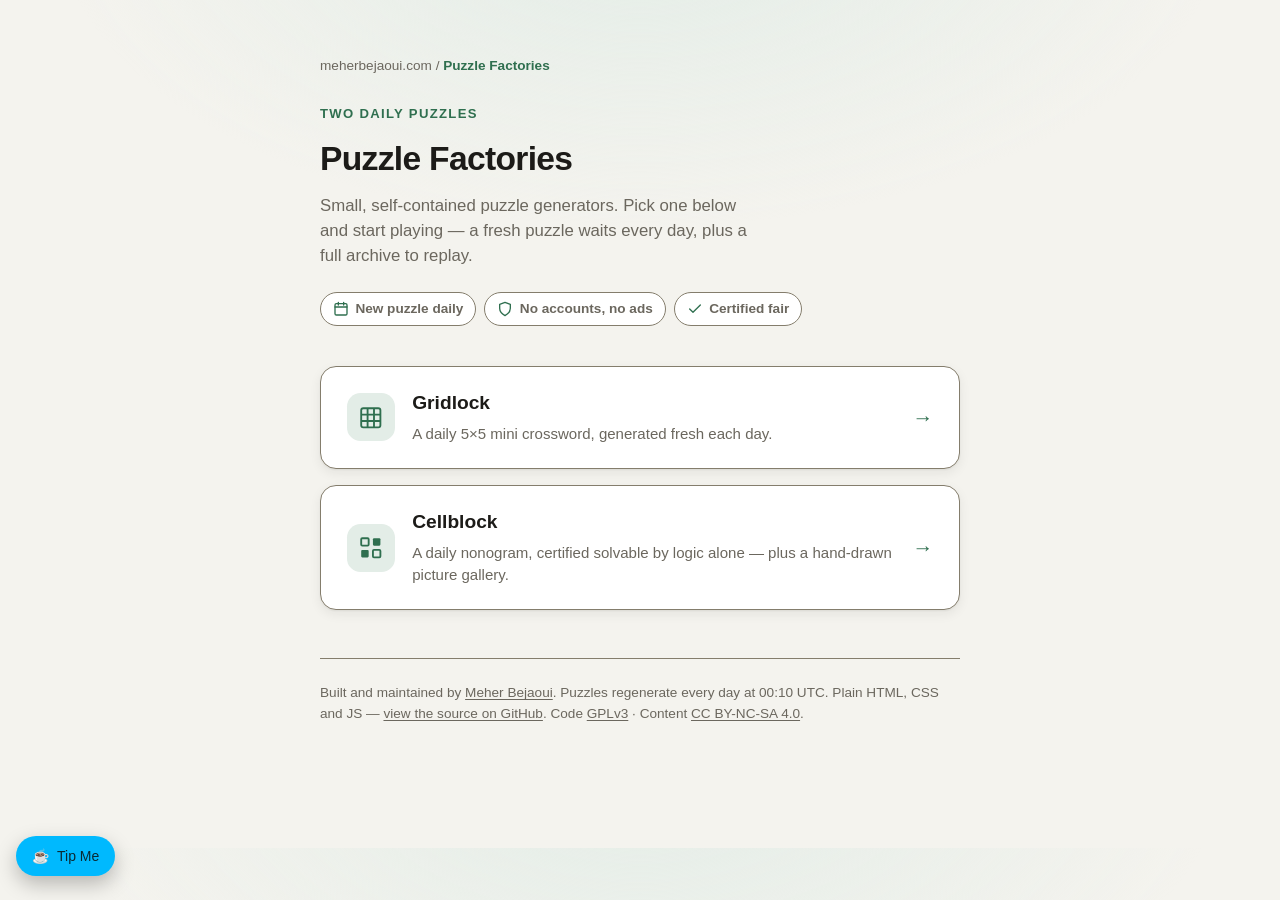
<file: index.html>
<!doctype html>
<html lang="en">
<head>
<meta charset="utf-8">
<meta name="viewport" content="width=device-width, initial-scale=1">
<meta name="description" content="Two small daily-puzzle generators — a mini crossword and a nonogram — with certified-fair archives. No accounts, no ads.">
<meta name="referrer" content="strict-origin-when-cross-origin">
<meta http-equiv="Content-Security-Policy" content="default-src 'none'; script-src 'self' 'unsafe-inline' https://ko-fi.com https://*.ko-fi.com; style-src 'self' 'unsafe-inline' https://ko-fi.com https://*.ko-fi.com; font-src https://ko-fi.com https://*.ko-fi.com; img-src 'self' data: https://ko-fi.com https://*.ko-fi.com; frame-src https://ko-fi.com https://*.ko-fi.com; connect-src https://ko-fi.com https://*.ko-fi.com; base-uri 'none'; form-action 'none';">
<title>Puzzle Factories</title>
<style>
  :root {
    color-scheme: light dark;
    --bg: #f4f3ee;
    --surface: #ffffff;
    --border: #847d6c;
    --text: #1c1b18;
    --text-muted: #6b675e;
    --accent: #2f6f4f;
    --accent-soft: #e3ede7;
    --accent-contrast: #ffffff;
    --focus: #1a5c3a;
    --shadow: 0 1px 2px rgba(28, 27, 24, 0.06), 0 4px 12px rgba(28, 27, 24, 0.07);
    --shadow-hover: 0 2px 4px rgba(28, 27, 24, 0.08), 0 10px 24px rgba(28, 27, 24, 0.1);
  }

  @media (prefers-color-scheme: dark) {
    :root {
      --bg: #17181a;
      --surface: #201f22;
      --border: #777265;
      --text: #f4f3ef;
      --text-muted: #b7b3a8;
      --accent: #7fd4a6;
      --accent-soft: #1e3129;
      --accent-contrast: #08130d;
      --focus: #8fe0b3;
      --shadow: 0 1px 2px rgba(0, 0, 0, 0.4), 0 4px 16px rgba(0, 0, 0, 0.35);
      --shadow-hover: 0 2px 6px rgba(0, 0, 0, 0.45), 0 14px 32px rgba(0, 0, 0, 0.4);
    }
  }

  * {
    box-sizing: border-box;
  }

  body {
    font-family: -apple-system, BlinkMacSystemFont, "Segoe UI", Roboto, Helvetica, Arial,
      sans-serif;
    line-height: 1.5;
    max-width: 680px;
    margin: 0 auto;
    padding: 3.5rem 1.25rem 3rem;
    color: var(--text);
    background:
      radial-gradient(ellipse 900px 480px at 50% -10%, var(--accent-soft), transparent 65%),
      var(--bg);
  }

  :focus-visible {
    outline: 3px solid var(--focus);
    outline-offset: 2px;
    border-radius: 2px;
  }

  .eyebrow {
    display: block;
    color: var(--accent);
    font-size: 0.82rem;
    font-weight: 700;
    text-transform: uppercase;
    letter-spacing: 0.1em;
    margin-bottom: 0.6rem;
  }

  h1 {
    font-size: 2.1rem;
    font-weight: 800;
    letter-spacing: -0.02em;
    margin: 0 0 0.55rem;
  }

  p.lede {
    color: var(--text-muted);
    margin-top: 0;
    margin-bottom: 1.5rem;
    font-size: 1.05rem;
    max-width: 46ch;
  }

  .features {
    display: flex;
    flex-wrap: wrap;
    gap: 0.5rem;
    list-style: none;
    padding: 0;
    margin: 0 0 2.5rem;
  }

  .features li {
    display: inline-flex;
    align-items: center;
    gap: 0.4rem;
    padding: 0.35rem 0.75rem;
    border-radius: 999px;
    background: var(--surface);
    border: 1px solid var(--border);
    color: var(--text-muted);
    font-size: 0.85rem;
    font-weight: 600;
  }

  .features svg {
    width: 1rem;
    height: 1rem;
    color: var(--accent);
    flex: 0 0 auto;
  }

  .cards {
    display: grid;
    gap: 1rem;
  }

  a.card {
    display: flex;
    align-items: center;
    gap: 1.1rem;
    padding: 1.4rem 1.6rem;
    border: 1px solid var(--border);
    border-radius: 1rem;
    text-decoration: none;
    color: inherit;
    background: var(--surface);
    box-shadow: var(--shadow);
    transition: border-color 0.15s ease, transform 0.15s ease, box-shadow 0.15s ease;
  }

  a.card:hover {
    border-color: var(--accent);
    transform: translateY(-2px);
    box-shadow: var(--shadow-hover);
  }

  a.card:hover .card-arrow {
    transform: translateX(3px);
  }

  @media (prefers-reduced-motion: reduce) {
    a.card,
    .card-arrow {
      transition: none;
    }

    a.card:hover {
      transform: none;
    }
  }

  .card-icon {
    flex: 0 0 auto;
    width: 3rem;
    height: 3rem;
    display: flex;
    align-items: center;
    justify-content: center;
    border-radius: 0.85rem;
    background: var(--accent-soft);
    color: var(--accent);
  }

  .card-icon svg {
    width: 1.6rem;
    height: 1.6rem;
  }

  a.card .card-body {
    flex: 1 1 auto;
    min-width: 0;
  }

  a.card h2 {
    margin: 0 0 0.3rem;
    font-size: 1.2rem;
    font-weight: 700;
    color: var(--text);
  }

  a.card p {
    margin: 0;
    font-size: 0.94rem;
    color: var(--text-muted);
  }

  .card-arrow {
    flex: 0 0 auto;
    color: var(--accent);
    font-size: 1.3rem;
    transition: transform 0.15s ease;
  }

  footer {
    margin-top: 3rem;
    padding-top: 1.5rem;
    border-top: 1px solid var(--border);
    color: var(--text-muted);
    font-size: 0.85rem;
  }

  footer a {
    color: var(--text-muted);
    text-decoration: underline;
    text-underline-offset: 2px;
  }

  footer a:hover {
    color: var(--accent);
  }

  .pf-crumbs {
    font-size: 0.85rem;
    margin-bottom: 1.75rem;
    color: var(--text-muted);
  }

  .pf-crumbs a {
    color: var(--text-muted);
    text-decoration: none;
    padding: 0.2rem 0.3rem;
    margin: -0.2rem -0.3rem;
    border-radius: 0.3rem;
  }

  .pf-crumbs a:hover {
    text-decoration: underline;
  }

  .pf-crumbs a.current {
    color: var(--accent);
    font-weight: 600;
  }
</style>
</head>
<body>
<nav class="pf-crumbs" aria-label="Breadcrumb">
  <a href="https://www.meherbejaoui.com/">meherbejaoui.com</a>
  <span aria-hidden="true">/</span>
  <a href="./" class="current">Puzzle Factories</a>
</nav>
<span class="eyebrow">Two daily puzzles</span>
<h1>Puzzle Factories</h1>
<p class="lede">Small, self-contained puzzle generators. Pick one below and start playing &mdash; a fresh puzzle waits every day, plus a full archive to replay.</p>
<ul class="features">
  <li>
    <svg viewBox="0 0 24 24" fill="none" stroke="currentColor" stroke-width="2" stroke-linecap="round" stroke-linejoin="round" aria-hidden="true">
      <rect x="3" y="4" width="18" height="17" rx="2"></rect>
      <path d="M3 9h18M8 2v4M16 2v4"></path>
    </svg>
    New puzzle daily
  </li>
  <li>
    <svg viewBox="0 0 24 24" fill="none" stroke="currentColor" stroke-width="2" stroke-linecap="round" stroke-linejoin="round" aria-hidden="true">
      <path d="M12 2 4 5v6c0 5 3.4 8.5 8 11 4.6-2.5 8-6 8-11V5z"></path>
    </svg>
    No accounts, no ads
  </li>
  <li>
    <svg viewBox="0 0 24 24" fill="none" stroke="currentColor" stroke-width="2" stroke-linecap="round" stroke-linejoin="round" aria-hidden="true">
      <path d="M20 6 9 17l-5-5"></path>
    </svg>
    Certified fair
  </li>
</ul>
<div class="cards">
  <a class="card" href="gridlock/">
    <span class="card-icon">
      <svg viewBox="0 0 24 24" fill="none" stroke="currentColor" stroke-width="1.75" aria-hidden="true">
        <rect x="3" y="3" width="18" height="18" rx="2"></rect>
        <path d="M3 9h18M3 15h18M9 3v18M15 3v18"></path>
      </svg>
    </span>
    <span class="card-body">
      <h2>Gridlock</h2>
      <p>A daily 5&times;5 mini crossword, generated fresh each day.</p>
    </span>
    <span class="card-arrow" aria-hidden="true">&rarr;</span>
  </a>
  <a class="card" href="cellblock/">
    <span class="card-icon">
      <svg viewBox="0 0 24 24" fill="none" stroke="currentColor" stroke-width="1.75" aria-hidden="true">
        <rect x="3" y="3" width="7" height="7" rx="1"></rect>
        <rect x="14" y="3" width="7" height="7" rx="1" fill="currentColor" stroke="none"></rect>
        <rect x="3" y="14" width="7" height="7" rx="1" fill="currentColor" stroke="none"></rect>
        <rect x="14" y="14" width="7" height="7" rx="1"></rect>
      </svg>
    </span>
    <span class="card-body">
      <h2>Cellblock</h2>
      <p>A daily nonogram, certified solvable by logic alone &mdash; plus a hand-drawn picture gallery.</p>
    </span>
    <span class="card-arrow" aria-hidden="true">&rarr;</span>
  </a>
</div>
<footer>
  Built and maintained by <a href="https://www.meherbejaoui.com/">Meher Bejaoui</a>.
  Puzzles regenerate every day at 00:10 UTC. Plain HTML, CSS and JS &mdash;
  <a href="https://github.com/meherbejaoui/puzzlefactory">view the source on GitHub</a>.
  Code <a href="LICENSE">GPLv3</a> &middot; Content <a href="LICENSE-CONTENT.md">CC BY-NC-SA 4.0</a>.
</footer>
<script>
(function () {
  // Click-to-load "Tip Me" Ko-fi button, matching the one on meherbejaoui.com
  // and its other sub-sites. Nothing from Ko-fi loads until this placeholder
  // is clicked -- it is ours, costs nothing, and sets no cookie. On click it
  // injects Ko-fi's real overlay-widget.js and calls kofiWidgetOverlay.draw(),
  // which renders Ko-fi's own floating button in roughly the same spot; this
  // placeholder then removes itself.
  var KOFI_RESERVED_HEIGHT = 76;

  function init() {
    var btn = document.createElement("button");
    btn.type = "button";
    btn.id = "kofi-float-trigger";
    btn.setAttribute("aria-label", "Support me on Ko-fi");
    btn.style.position = "fixed";
    btn.style.left = "16px";
    btn.style.bottom = "24px";
    btn.style.zIndex = "40";
    btn.style.display = "flex";
    btn.style.alignItems = "center";
    btn.style.gap = "8px";
    btn.style.borderRadius = "999px";
    btn.style.border = "none";
    btn.style.padding = "12px 16px";
    btn.style.fontFamily = "-apple-system, BlinkMacSystemFont, 'Segoe UI', Roboto, Helvetica, Arial, sans-serif";
    btn.style.fontSize = "14px";
    btn.style.fontWeight = "500";
    // Dark navy on the #00b9fe brand blue: ~6.7:1 contrast, passes WCAG AA.
    btn.style.color = "#0a2a33";
    btn.style.background = "#00b9fe";
    btn.style.boxShadow = "0 8px 20px rgba(0,0,0,.25)";
    btn.style.cursor = "pointer";

    var icon = document.createElement("span");
    icon.setAttribute("aria-hidden", "true");
    icon.textContent = "☕";
    var label = document.createElement("span");
    label.textContent = "Tip Me";
    btn.appendChild(icon);
    btn.appendChild(label);

    var spacer = document.createElement("div");
    spacer.setAttribute("aria-hidden", "true");
    spacer.style.height = KOFI_RESERVED_HEIGHT + "px";

    var loading = false;
    btn.addEventListener("click", function () {
      if (loading) return;
      loading = true;
      btn.disabled = true;
      btn.style.cursor = "wait";

      var script = document.createElement("script");
      script.src = "https://storage.ko-fi.com/cdn/scripts/overlay-widget.js";
      script.referrerPolicy = "strict-origin-when-cross-origin";
      script.onload = function () {
        var overlay = window.kofiWidgetOverlay;
        var drew = false;
        if (overlay && typeof overlay.draw === "function") {
          try {
            overlay.draw("meherbejaoui", {
              type: "floating-chat",
              "floating-chat.donateButton.text": "Tip Me",
              "floating-chat.donateButton.background-color": "#00b9fe",
              "floating-chat.donateButton.text-color": "#fff"
            });
            drew = true;
          } catch (err) {
            drew = false;
          }
        }
        if (drew) {
          btn.remove();
        } else {
          // Ko-fi's script loaded but never exposed a usable overlay API
          // (e.g. an ad/tracker blocker stripped or stubbed it out), or
          // draw() itself threw. Leave the trigger clickable instead of
          // getting stuck disabled or silently vanishing.
          loading = false;
          btn.disabled = false;
          btn.style.cursor = "pointer";
        }
        script.remove();
      };
      script.onerror = function () {
        loading = false;
        btn.disabled = false;
        btn.style.cursor = "pointer";
        script.remove();
      };
      document.body.appendChild(script);
    });

    document.body.appendChild(btn);
    document.body.appendChild(spacer);
  }

  if (document.readyState === "loading") {
    document.addEventListener("DOMContentLoaded", init);
  } else {
    init();
  }
})();
</script>
</body>
</html>
</file>
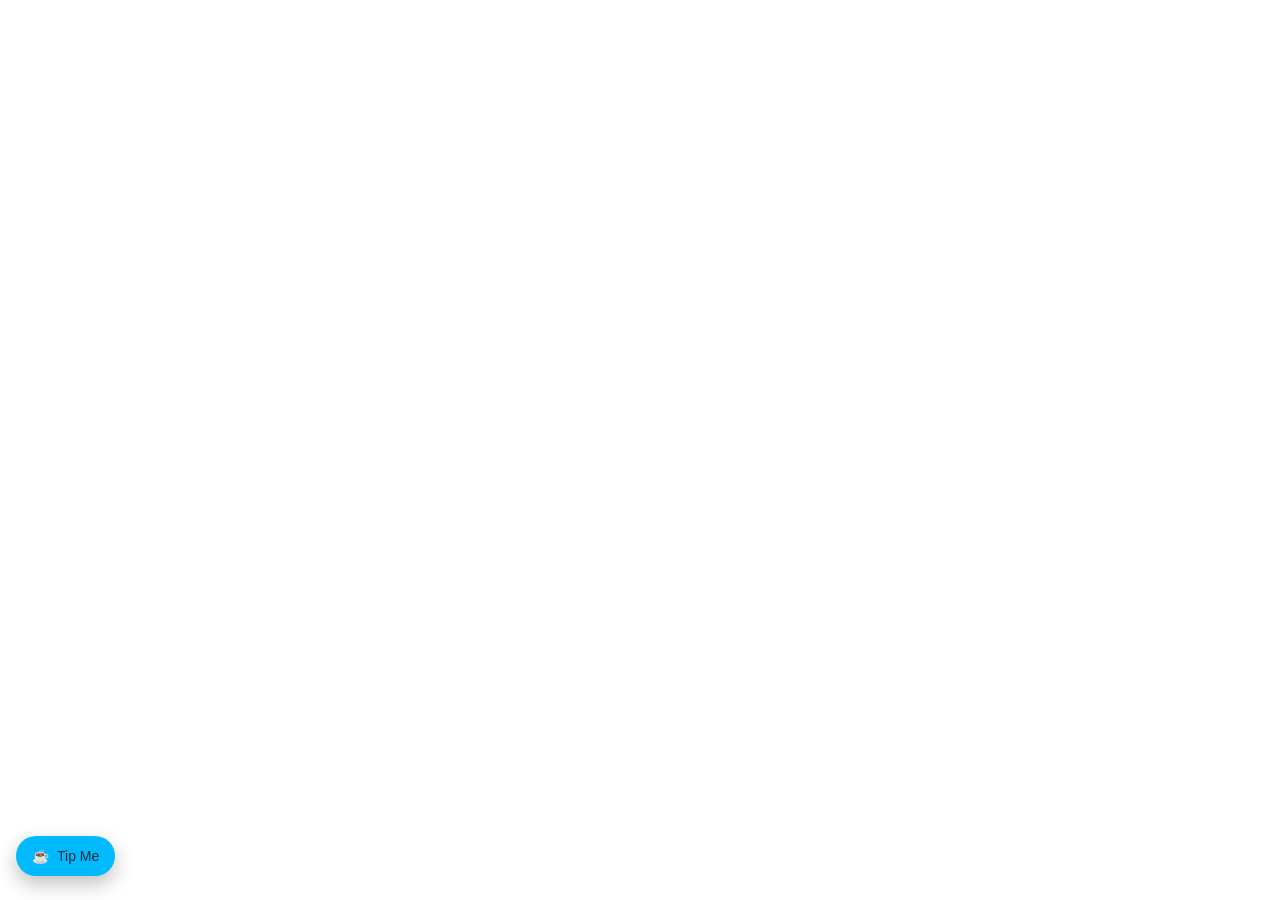
<file: cellblock/web/page.html>
<!doctype html>
<html lang="en">
<head>
<meta charset="utf-8">
<meta name="viewport" content="width=device-width, initial-scale=1">
<meta name="referrer" content="strict-origin-when-cross-origin">
<meta http-equiv="Content-Security-Policy" content="default-src 'none'; script-src 'self' 'unsafe-inline' https://ko-fi.com https://*.ko-fi.com; style-src 'self' 'unsafe-inline' https://ko-fi.com https://*.ko-fi.com; font-src https://ko-fi.com https://*.ko-fi.com; img-src 'self' data: https://ko-fi.com https://*.ko-fi.com; frame-src https://ko-fi.com https://*.ko-fi.com; connect-src https://ko-fi.com https://*.ko-fi.com; base-uri 'none'; form-action 'none';">
<title>%%TITLE%%</title>
<style>
%%CSS%%
</style>
</head>
<body>
<div id="cellblock-root"></div>
<script type="application/json" id="cellblock-puzzle-data">
%%PUZZLE_JSON%%
</script>
<script type="module">
%%CORE_JS%%
%%UI_JS%%
const puzzleData = JSON.parse(document.getElementById("cellblock-puzzle-data").textContent);
mountPlayer(document.getElementById("cellblock-root"), puzzleData);
</script>
<script>
(function () {
  // Click-to-load "Tip Me" Ko-fi button, matching the one on meherbejaoui.com
  // and its other sub-sites. Nothing from Ko-fi loads until this placeholder
  // is clicked -- it is ours, costs nothing, and sets no cookie. On click it
  // injects Ko-fi's real overlay-widget.js and calls kofiWidgetOverlay.draw(),
  // which renders Ko-fi's own floating button in roughly the same spot; this
  // placeholder then removes itself.
  var KOFI_RESERVED_HEIGHT = 76;

  function init() {
    var btn = document.createElement("button");
    btn.type = "button";
    btn.id = "kofi-float-trigger";
    btn.setAttribute("aria-label", "Support me on Ko-fi");
    btn.style.position = "fixed";
    btn.style.left = "16px";
    btn.style.bottom = "24px";
    btn.style.zIndex = "40";
    btn.style.display = "flex";
    btn.style.alignItems = "center";
    btn.style.gap = "8px";
    btn.style.borderRadius = "999px";
    btn.style.border = "none";
    btn.style.padding = "12px 16px";
    btn.style.fontFamily = "-apple-system, BlinkMacSystemFont, 'Segoe UI', Roboto, Helvetica, Arial, sans-serif";
    btn.style.fontSize = "14px";
    btn.style.fontWeight = "500";
    // Dark navy on the #00b9fe brand blue: ~6.7:1 contrast, passes WCAG AA.
    btn.style.color = "#0a2a33";
    btn.style.background = "#00b9fe";
    btn.style.boxShadow = "0 8px 20px rgba(0,0,0,.25)";
    btn.style.cursor = "pointer";

    var icon = document.createElement("span");
    icon.setAttribute("aria-hidden", "true");
    icon.textContent = "☕";
    var label = document.createElement("span");
    label.textContent = "Tip Me";
    btn.appendChild(icon);
    btn.appendChild(label);

    var spacer = document.createElement("div");
    spacer.setAttribute("aria-hidden", "true");
    spacer.style.height = KOFI_RESERVED_HEIGHT + "px";

    var loading = false;
    btn.addEventListener("click", function () {
      if (loading) return;
      loading = true;
      btn.disabled = true;
      btn.style.cursor = "wait";

      var script = document.createElement("script");
      script.src = "https://storage.ko-fi.com/cdn/scripts/overlay-widget.js";
      script.referrerPolicy = "strict-origin-when-cross-origin";
      script.onload = function () {
        var overlay = window.kofiWidgetOverlay;
        var drew = false;
        if (overlay && typeof overlay.draw === "function") {
          try {
            overlay.draw("meherbejaoui", {
              type: "floating-chat",
              "floating-chat.donateButton.text": "Tip Me",
              "floating-chat.donateButton.background-color": "#00b9fe",
              "floating-chat.donateButton.text-color": "#fff"
            });
            drew = true;
          } catch (err) {
            drew = false;
          }
        }
        if (drew) {
          btn.remove();
        } else {
          // Ko-fi's script loaded but never exposed a usable overlay API
          // (e.g. an ad/tracker blocker stripped or stubbed it out), or
          // draw() itself threw. Leave the trigger clickable instead of
          // getting stuck disabled or silently vanishing.
          loading = false;
          btn.disabled = false;
          btn.style.cursor = "pointer";
        }
        script.remove();
      };
      script.onerror = function () {
        loading = false;
        btn.disabled = false;
        btn.style.cursor = "pointer";
        script.remove();
      };
      document.body.appendChild(script);
    });

    document.body.appendChild(btn);
    document.body.appendChild(spacer);
  }

  if (document.readyState === "loading") {
    document.addEventListener("DOMContentLoaded", init);
  } else {
    init();
  }
})();
</script>
</body>
</html>
</file>
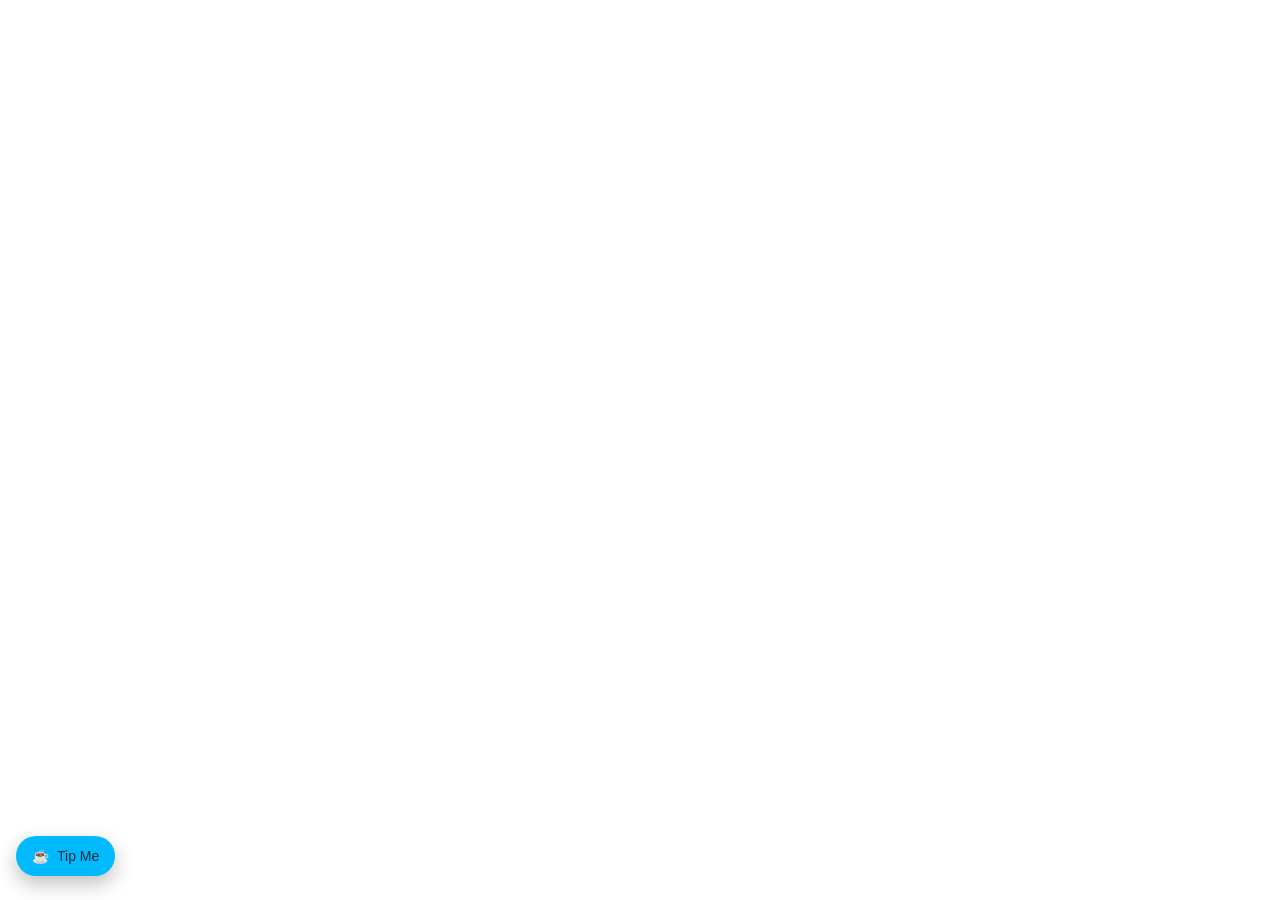
<file: gridlock/web/page.html>
<!doctype html>
<html lang="en">
<head>
<meta charset="utf-8">
<meta name="viewport" content="width=device-width, initial-scale=1">
<meta name="referrer" content="strict-origin-when-cross-origin">
<meta http-equiv="Content-Security-Policy" content="default-src 'none'; script-src 'self' 'unsafe-inline' https://ko-fi.com https://*.ko-fi.com; style-src 'self' 'unsafe-inline' https://ko-fi.com https://*.ko-fi.com; font-src https://ko-fi.com https://*.ko-fi.com; img-src 'self' data: https://ko-fi.com https://*.ko-fi.com; frame-src https://ko-fi.com https://*.ko-fi.com; connect-src https://ko-fi.com https://*.ko-fi.com; base-uri 'none'; form-action 'none';">
<title>%%TITLE%%</title>
<style>
%%CSS%%
</style>
</head>
<body>
<div id="gridlock-root"></div>
<script type="application/json" id="gridlock-puzzle-data">
%%PUZZLE_JSON%%
</script>
<script type="module">
%%CORE_JS%%
%%UI_JS%%
const puzzleData = JSON.parse(document.getElementById("gridlock-puzzle-data").textContent);
mountPlayer(document.getElementById("gridlock-root"), puzzleData);
</script>
<script>
(function () {
  // Click-to-load "Tip Me" Ko-fi button, matching the one on meherbejaoui.com
  // and its other sub-sites. Nothing from Ko-fi loads until this placeholder
  // is clicked -- it is ours, costs nothing, and sets no cookie. On click it
  // injects Ko-fi's real overlay-widget.js and calls kofiWidgetOverlay.draw(),
  // which renders Ko-fi's own floating button in roughly the same spot; this
  // placeholder then removes itself.
  var KOFI_RESERVED_HEIGHT = 76;

  function init() {
    var btn = document.createElement("button");
    btn.type = "button";
    btn.id = "kofi-float-trigger";
    btn.setAttribute("aria-label", "Support me on Ko-fi");
    btn.style.position = "fixed";
    btn.style.left = "16px";
    btn.style.bottom = "24px";
    btn.style.zIndex = "40";
    btn.style.display = "flex";
    btn.style.alignItems = "center";
    btn.style.gap = "8px";
    btn.style.borderRadius = "999px";
    btn.style.border = "none";
    btn.style.padding = "12px 16px";
    btn.style.fontFamily = "-apple-system, BlinkMacSystemFont, 'Segoe UI', Roboto, Helvetica, Arial, sans-serif";
    btn.style.fontSize = "14px";
    btn.style.fontWeight = "500";
    // Dark navy on the #00b9fe brand blue: ~6.7:1 contrast, passes WCAG AA.
    btn.style.color = "#0a2a33";
    btn.style.background = "#00b9fe";
    btn.style.boxShadow = "0 8px 20px rgba(0,0,0,.25)";
    btn.style.cursor = "pointer";

    var icon = document.createElement("span");
    icon.setAttribute("aria-hidden", "true");
    icon.textContent = "☕";
    var label = document.createElement("span");
    label.textContent = "Tip Me";
    btn.appendChild(icon);
    btn.appendChild(label);

    var spacer = document.createElement("div");
    spacer.setAttribute("aria-hidden", "true");
    spacer.style.height = KOFI_RESERVED_HEIGHT + "px";

    var loading = false;
    btn.addEventListener("click", function () {
      if (loading) return;
      loading = true;
      btn.disabled = true;
      btn.style.cursor = "wait";

      var script = document.createElement("script");
      script.src = "https://storage.ko-fi.com/cdn/scripts/overlay-widget.js";
      script.referrerPolicy = "strict-origin-when-cross-origin";
      script.onload = function () {
        var overlay = window.kofiWidgetOverlay;
        var drew = false;
        if (overlay && typeof overlay.draw === "function") {
          try {
            overlay.draw("meherbejaoui", {
              type: "floating-chat",
              "floating-chat.donateButton.text": "Tip Me",
              "floating-chat.donateButton.background-color": "#00b9fe",
              "floating-chat.donateButton.text-color": "#fff"
            });
            drew = true;
          } catch (err) {
            drew = false;
          }
        }
        if (drew) {
          btn.remove();
        } else {
          // Ko-fi's script loaded but never exposed a usable overlay API
          // (e.g. an ad/tracker blocker stripped or stubbed it out), or
          // draw() itself threw. Leave the trigger clickable instead of
          // getting stuck disabled or silently vanishing.
          loading = false;
          btn.disabled = false;
          btn.style.cursor = "pointer";
        }
        script.remove();
      };
      script.onerror = function () {
        loading = false;
        btn.disabled = false;
        btn.style.cursor = "pointer";
        script.remove();
      };
      document.body.appendChild(script);
    });

    document.body.appendChild(btn);
    document.body.appendChild(spacer);
  }

  if (document.readyState === "loading") {
    document.addEventListener("DOMContentLoaded", init);
  } else {
    init();
  }
})();
</script>
</body>
</html>
</file>
